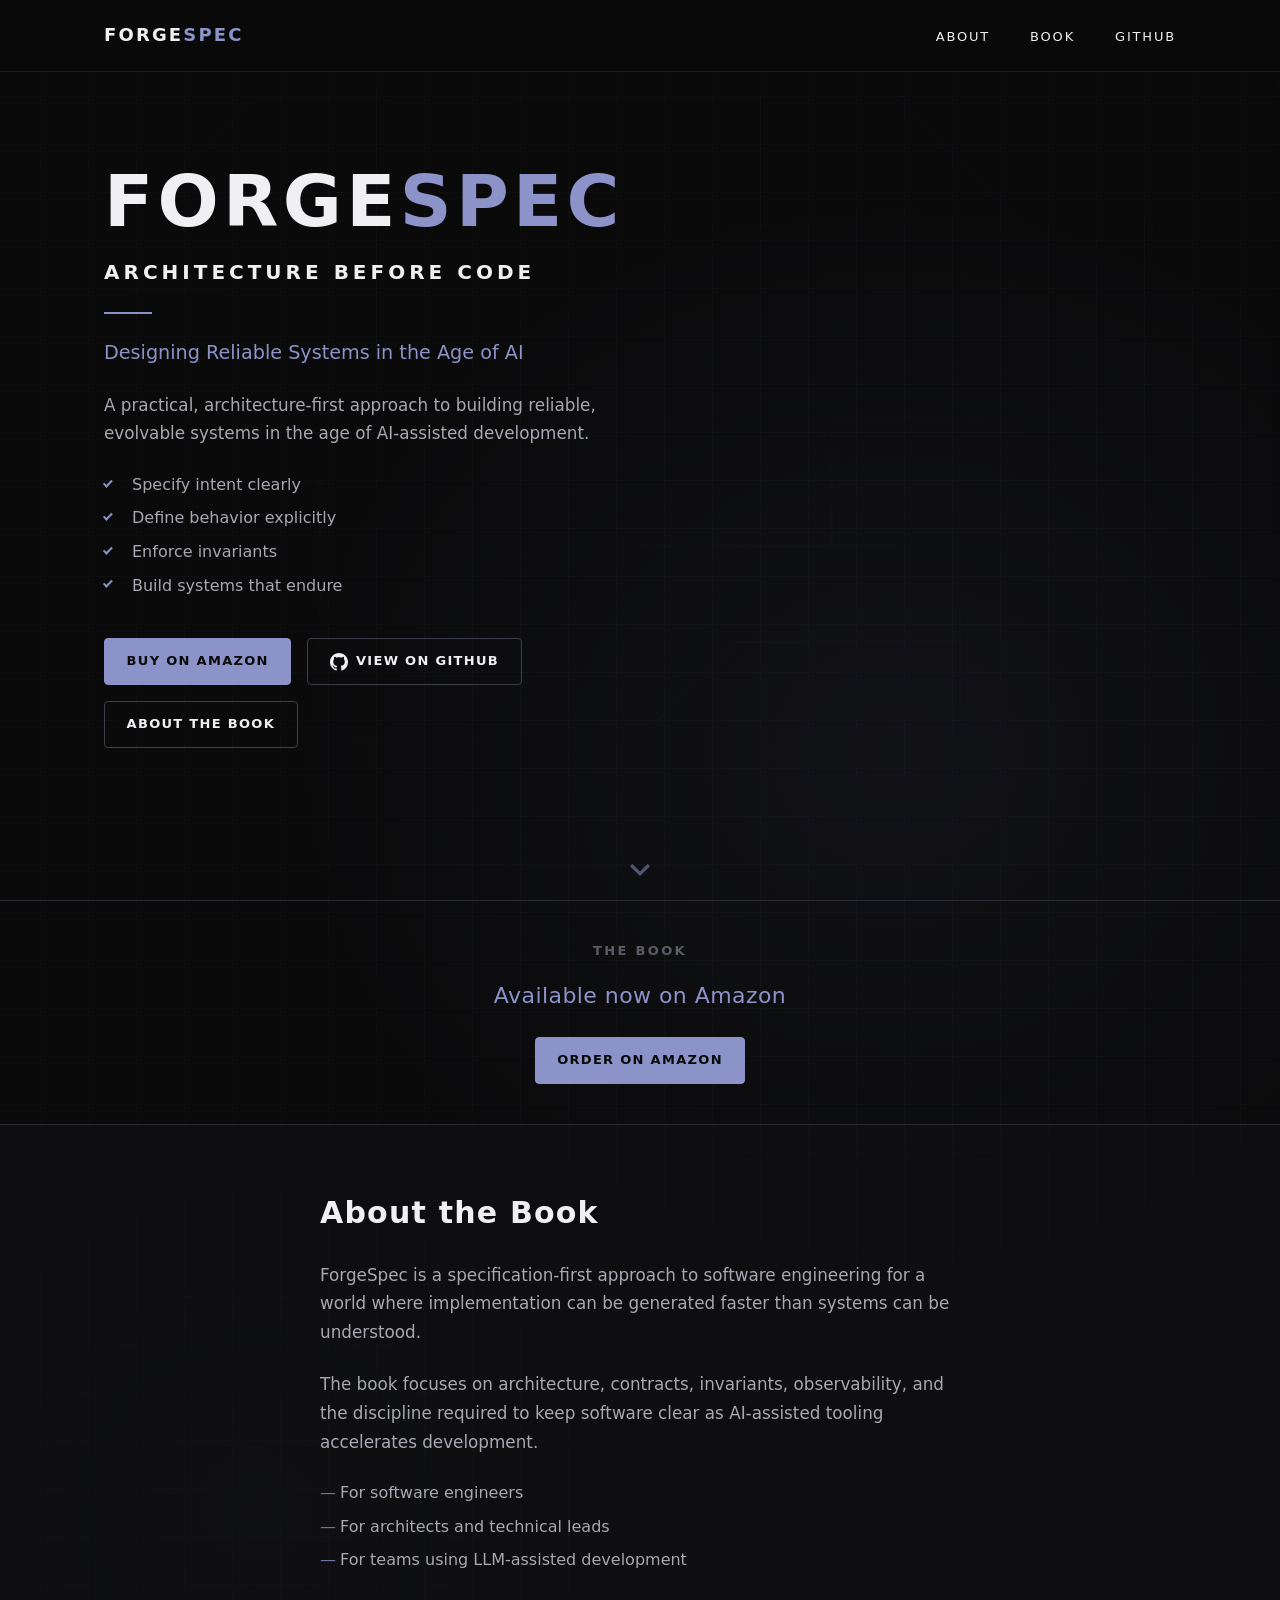
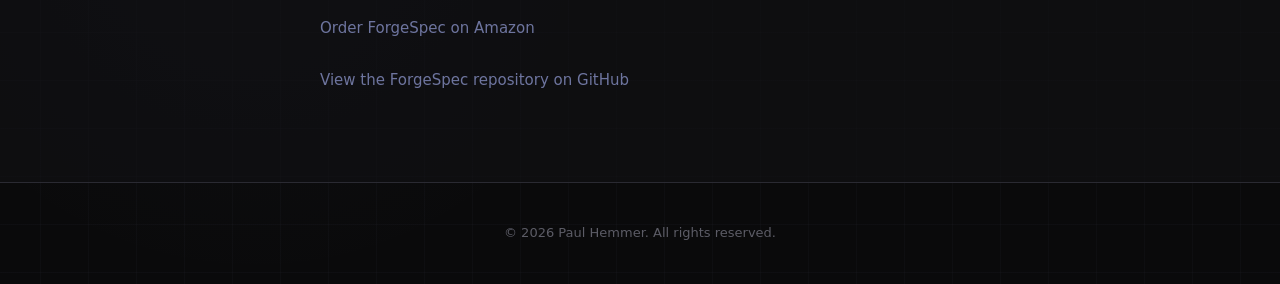
<file: website/index.html>
<!DOCTYPE html>
<html lang="en">
<head>
  <meta charset="UTF-8">
  <meta name="viewport" content="width=device-width, initial-scale=1.0">
  <meta name="description" content="ForgeSpec — Architecture before code. Designing reliable systems in the age of AI.">
  <title>ForgeSpec — Architecture Before Code</title>
  <link rel="stylesheet" href="styles.css">
  <script src="script.js" defer></script>
</head>
<body>
  <a class="skip-link" href="#main">Skip to content</a>

  <header class="site-header">
    <div class="header-inner">
      <a class="logo" href="#hero" aria-label="ForgeSpec home">
        <span class="logo-forge">FORGE</span><span class="logo-spec">SPEC</span>
      </a>
      <nav class="site-nav" aria-label="Primary">
        <ul>
          <li><a href="#about">About</a></li>
          <li><a href="#book">Book</a></li>
          <li><a href="https://github.com/paulhemmer/ForgeSpec" target="_blank" rel="noopener noreferrer">GitHub</a></li>
        </ul>
      </nav>
    </div>
  </header>

  <main id="main">
    <section id="hero" class="hero" aria-labelledby="hero-title">
      <div class="hero-inner">
        <div class="hero-content">
          <h1 id="hero-title" class="hero-title">
            <span class="title-forge">FORGE</span><span class="title-spec">SPEC</span>
          </h1>
          <p class="hero-subtitle">Architecture Before Code</p>
          <hr class="hero-divider" aria-hidden="true">
          <p class="hero-tagline">Designing Reliable Systems in the Age of AI</p>
          <p class="hero-description">
            A practical, architecture-first approach to building reliable, evolvable systems in the age of AI-assisted development.
          </p>
          <ul class="hero-list">
            <li>Specify intent clearly</li>
            <li>Define behavior explicitly</li>
            <li>Enforce invariants</li>
            <li>Build systems that endure</li>
          </ul>
          <div class="hero-actions">
            <a class="btn btn-primary" href="https://www.amazon.com/dp/B0H3CNDH1D" target="_blank" rel="noopener noreferrer">
              Buy on Amazon
            </a>
            <a class="btn btn-secondary" href="https://github.com/paulhemmer/ForgeSpec" target="_blank" rel="noopener noreferrer">
              <svg class="btn-icon" width="18" height="18" viewBox="0 0 24 24" aria-hidden="true" focusable="false">
                <path fill="currentColor" d="M12 0C5.37 0 0 5.37 0 12c0 5.31 3.435 9.795 8.205 11.385.6.105.825-.255.825-.57 0-.285-.015-1.23-.015-2.235-3.015.555-3.795-.735-4.035-1.41-.135-.345-.72-1.41-1.23-1.695-.42-.225-1.02-.78-.015-.795.945-.015 1.62.87 1.845 1.23 1.08 1.815 2.805 1.305 3.495.99.105-.78.42-1.305.765-1.605-2.67-.3-5.46-1.335-5.46-5.925 0-1.305.465-2.385 1.23-3.225-.12-.3-.54-1.53.12-3.18 0 0 1.005-.315 3.3 1.23.96-.27 1.98-.405 3-.405s2.04.135 3 .405c2.295-1.56 3.3-1.23 3.3-1.23.66 1.65.24 2.88.12 3.18.765.84 1.23 1.905 1.23 3.225 0 4.605-2.805 5.625-5.475 5.925.435.375.81 1.095.81 2.22 0 1.605-.015 2.895-.015 3.3 0 .315.225.69.825.57A12.02 12.02 0 0 0 24 12c0-6.63-5.37-12-12-12z"/>
              </svg>
              View on GitHub
            </a>
            <a class="btn btn-secondary" href="#about">About the Book</a>
          </div>
        </div>

        <div class="hero-visual">
          <figure class="book-figure">
            <picture class="book-picture">
              <source srcset="assets/book_cover_3d.png" media="(min-width: 900px)">
              <img
                class="book-cover"
                src="assets/book-cover.jpg"
                alt="ForgeSpec book cover: Architecture Before Code by Paul Hemmer"
                width="320"
                height="480"
                decoding="async">
            </picture>
          </figure>
        </div>
      </div>

      <a class="scroll-hint" href="#about" aria-label="Scroll to About the Book">
        <svg width="20" height="12" viewBox="0 0 20 12" aria-hidden="true" focusable="false">
          <path fill="currentColor" d="M10 12 0 2.3 2.3 0 10 7.4 17.7 0 20 2.3z"/>
        </svg>
      </a>
    </section>

    <section id="book" class="book-section" aria-labelledby="book-title" tabindex="-1">
      <div class="book-section-inner">
        <h2 id="book-title">The Book</h2>
        <p class="book-availability">Available now on Amazon</p>
        <p class="book-order">
          <a class="btn btn-primary" href="https://www.amazon.com/dp/B0H3CNDH1D" target="_blank" rel="noopener noreferrer">Order on Amazon</a>
        </p>
      </div>
    </section>

    <section id="about" class="about" aria-labelledby="about-title">
      <div class="about-inner">
        <h2 id="about-title">About the Book</h2>
        <p>
          ForgeSpec is a specification-first approach to software engineering for a world where implementation can be generated faster than systems can be understood.
        </p>
        <p>
          The book focuses on architecture, contracts, invariants, observability, and the discipline required to keep software clear as AI-assisted tooling accelerates development.
        </p>
        <ul class="about-audience">
          <li>For software engineers</li>
          <li>For architects and technical leads</li>
          <li>For teams using LLM-assisted development</li>
        </ul>
        <p class="about-order">
          <a href="https://www.amazon.com/dp/B0H3CNDH1D" target="_blank" rel="noopener noreferrer">Order ForgeSpec on Amazon</a>
        </p>
        <p class="about-github">
          <a href="https://github.com/paulhemmer/ForgeSpec" target="_blank" rel="noopener noreferrer">View the ForgeSpec repository on GitHub</a>
        </p>
      </div>
    </section>
  </main>

  <footer class="site-footer">
    <p>&copy; 2026 Paul Hemmer. All rights reserved.</p>
  </footer>
</body>
</html>
</file>
<file: website/styles.css>
/* ForgeSpec landing page — forgespec.io */

:root {
  --color-bg: #0a0a0b;
  --color-bg-elevated: #111114;
  --color-text: #f0f0f2;
  --color-text-muted: #a8a8b0;
  --color-text-dim: #5c5c66;
  --color-accent: #8b93c9;
  --color-accent-dim: #6e759f;
  --color-border: #2a2a32;
  --color-border-light: #3d3d48;

  --font-sans: system-ui, -apple-system, "Segoe UI", Roboto, "Helvetica Neue", Arial, sans-serif;

  --space-xs: 0.5rem;
  --space-sm: 1rem;
  --space-md: 1.5rem;
  --space-lg: 2.5rem;
  --space-xl: 4rem;

  --header-height: 4.5rem;
  --max-width: 72rem;
  --radius: 4px;
}

*,
*::before,
*::after {
  box-sizing: border-box;
}

html {
  scroll-behavior: smooth;
}

@media (prefers-reduced-motion: reduce) {
  html {
    scroll-behavior: auto;
  }

  *,
  *::before,
  *::after {
    animation-duration: 0.01ms !important;
    animation-iteration-count: 1 !important;
    transition-duration: 0.01ms !important;
  }
}

body {
  margin: 0;
  min-height: 100vh;
  font-family: var(--font-sans);
  font-size: 1rem;
  line-height: 1.6;
  color: var(--color-text-muted);
  background-color: var(--color-bg);
  background-image:
    linear-gradient(rgba(139, 147, 201, 0.03) 1px, transparent 1px),
    linear-gradient(90deg, rgba(139, 147, 201, 0.03) 1px, transparent 1px),
    radial-gradient(ellipse 80% 50% at 70% 40%, rgba(139, 147, 201, 0.06), transparent 60%),
    radial-gradient(ellipse 60% 40% at 20% 80%, rgba(139, 147, 201, 0.04), transparent 50%);
  background-size: 48px 48px, 48px 48px, 100% 100%, 100% 100%;
  background-position: center top;
  -webkit-font-smoothing: antialiased;
}

body::before {
  content: "";
  position: fixed;
  inset: 0;
  pointer-events: none;
  z-index: 0;
  opacity: 0.35;
  background-image: url("assets/bg-circuit.svg");
  background-size: cover;
  background-position: center;
}

.skip-link {
  position: absolute;
  top: -100%;
  left: var(--space-sm);
  z-index: 1000;
  padding: 0.5rem 1rem;
  background: var(--color-accent);
  color: var(--color-bg);
  text-decoration: none;
  border-radius: var(--radius);
}

.skip-link:focus {
  top: var(--space-sm);
}

/* Header */

.site-header {
  position: fixed;
  top: 0;
  left: 0;
  right: 0;
  z-index: 100;
  height: var(--header-height);
  background: rgba(10, 10, 11, 0.85);
  backdrop-filter: blur(8px);
  border-bottom: 1px solid rgba(42, 42, 50, 0.6);
}

.header-inner {
  display: flex;
  align-items: center;
  justify-content: space-between;
  max-width: var(--max-width);
  height: 100%;
  margin: 0 auto;
  padding: 0 var(--space-lg);
}

.logo {
  font-size: 1.125rem;
  font-weight: 700;
  letter-spacing: 0.12em;
  text-decoration: none;
  color: var(--color-text);
}

.logo-forge,
.title-forge {
  color: var(--color-text);
}

.logo-spec,
.title-spec {
  color: var(--color-accent);
}

.site-nav ul {
  display: flex;
  gap: var(--space-lg);
  margin: 0;
  padding: 0;
  list-style: none;
}

.site-nav a {
  font-size: 0.8125rem;
  font-weight: 500;
  letter-spacing: 0.14em;
  text-transform: uppercase;
  text-decoration: none;
  color: var(--color-text);
  transition: color 0.2s ease;
}

.site-nav a:hover,
.site-nav a:focus-visible {
  color: var(--color-accent);
}

/* Anchor scroll offset (fixed header) */

#hero,
#book,
#about {
  scroll-margin-top: var(--header-height);
}

/* Hero */

.hero {
  position: relative;
  z-index: 1;
  min-height: 100vh;
  display: flex;
  flex-direction: column;
  padding-top: var(--header-height);
}

.hero-inner {
  display: grid;
  grid-template-columns: 1fr 1fr;
  gap: var(--space-xl);
  align-items: center;
  flex: 1;
  max-width: var(--max-width);
  width: 100%;
  margin: 0 auto;
  padding: var(--space-lg) var(--space-lg) var(--space-xl);
}

.hero-content {
  max-width: 34rem;
}

.hero-title {
  margin: 0 0 var(--space-sm);
  font-size: clamp(2.75rem, 6vw, 4.5rem);
  font-weight: 700;
  line-height: 1.05;
  letter-spacing: 0.06em;
}

.hero-subtitle {
  margin: 0;
  font-size: clamp(1rem, 2.2vw, 1.25rem);
  font-weight: 600;
  letter-spacing: 0.2em;
  text-transform: uppercase;
  color: var(--color-text);
}

.hero-divider {
  width: 3rem;
  height: 2px;
  margin: var(--space-md) 0;
  border: none;
  background: var(--color-accent);
}

.hero-tagline {
  margin: 0 0 var(--space-md);
  font-size: clamp(1.05rem, 2vw, 1.2rem);
  font-weight: 500;
  color: var(--color-accent);
}

.hero-description {
  margin: 0 0 var(--space-md);
  font-size: 1.05rem;
  line-height: 1.65;
  color: var(--color-text-muted);
}

.hero-list {
  margin: 0 0 var(--space-lg);
  padding: 0;
  list-style: none;
}

.hero-list li {
  position: relative;
  padding-left: 1.75rem;
  margin-bottom: var(--space-xs);
  color: var(--color-text-muted);
}

.hero-list li::before {
  content: "";
  position: absolute;
  left: 0;
  top: 0.55em;
  width: 0.55rem;
  height: 0.3rem;
  border-left: 2px solid var(--color-accent);
  border-bottom: 2px solid var(--color-accent);
  transform: rotate(-45deg) translateY(-1px);
}

.hero-actions {
  display: flex;
  flex-wrap: wrap;
  gap: var(--space-sm);
}

.btn {
  display: inline-flex;
  align-items: center;
  justify-content: center;
  gap: 0.5rem;
  padding: 0.75rem 1.35rem;
  font-family: inherit;
  font-size: 0.8125rem;
  font-weight: 600;
  letter-spacing: 0.1em;
  text-transform: uppercase;
  text-decoration: none;
  border-radius: var(--radius);
  border: 1px solid transparent;
  cursor: pointer;
  transition: background-color 0.2s ease, border-color 0.2s ease, color 0.2s ease;
}

.btn-primary {
  background: var(--color-accent);
  color: var(--color-bg);
  border-color: var(--color-accent);
}

.btn-primary:hover,
.btn-primary:focus-visible {
  background: #9ba3d4;
  border-color: #9ba3d4;
  color: var(--color-bg);
}

.btn-secondary {
  background: transparent;
  color: var(--color-text);
  border-color: var(--color-border-light);
}

.btn-secondary:hover,
.btn-secondary:focus-visible {
  border-color: var(--color-accent);
  color: var(--color-accent);
}

.btn-icon {
  flex-shrink: 0;
}

/* Hero book image — pre-rendered 3D (desktop) / flat cover (narrow) via <picture> */

.hero-visual {
  display: flex;
  justify-content: center;
  align-items: center;
  max-width: 100%;
  min-width: 0;
}

.book-figure {
  margin: 0;
  padding: var(--space-md);
  max-width: 100%;
}

.book-picture {
  display: block;
  max-width: 100%;
  line-height: 0;
}

.book-cover {
  display: block;
  width: auto;
  height: auto;
  max-width: 100%;
  transform: none;
  filter: drop-shadow(0 24px 70px rgba(0, 0, 0, 0.55));
}

@media (min-width: 900px) {
  .book-cover {
    width: min(26rem, 48vw);
  }
}

@media (max-width: 899px) {
  .book-cover {
    width: min(16rem, 42vw);
    filter: drop-shadow(0 20px 56px rgba(0, 0, 0, 0.5));
  }
}

/* Scroll hint */

.scroll-hint {
  display: flex;
  justify-content: center;
  padding-bottom: var(--space-md);
  color: var(--color-accent-dim);
  text-decoration: none;
  opacity: 0.7;
  transition: opacity 0.2s ease, color 0.2s ease;
}

.scroll-hint:hover,
.scroll-hint:focus-visible {
  opacity: 1;
  color: var(--color-accent);
}

/* Book availability */

.book-section {
  position: relative;
  z-index: 1;
  padding: var(--space-lg) var(--space-lg);
  border-top: 1px solid var(--color-border);
  text-align: center;
}

.book-section-inner {
  max-width: var(--max-width);
  margin: 0 auto;
}

.book-section h2 {
  margin: 0 0 var(--space-sm);
  font-size: 0.8125rem;
  font-weight: 600;
  letter-spacing: 0.18em;
  text-transform: uppercase;
  color: var(--color-text-dim);
}

.book-availability {
  margin: 0;
  font-size: clamp(1.125rem, 2.5vw, 1.375rem);
  font-weight: 500;
  color: var(--color-accent);
  letter-spacing: 0.02em;
}

.book-order {
  margin: var(--space-md) 0 0;
}

/* About */

.about {
  position: relative;
  z-index: 1;
  padding: var(--space-xl) var(--space-lg);
  border-top: 1px solid var(--color-border);
  background: rgba(17, 17, 20, 0.6);
}

.about-inner {
  max-width: 40rem;
  margin: 0 auto;
}

.about h2 {
  margin: 0 0 var(--space-md);
  font-size: clamp(1.5rem, 3vw, 1.875rem);
  font-weight: 600;
  letter-spacing: 0.04em;
  color: var(--color-text);
}

.about p {
  margin: 0 0 var(--space-md);
  font-size: 1.05rem;
  line-height: 1.7;
}

.about-audience {
  margin: var(--space-md) 0 var(--space-lg);
  padding: 0;
  list-style: none;
}

.about-audience li {
  position: relative;
  padding-left: 1.25rem;
  margin-bottom: var(--space-xs);
}

.about-audience li::before {
  content: "—";
  position: absolute;
  left: 0;
  color: var(--color-accent-dim);
}

.about-order a,
.about-github a {
  font-size: 0.9375rem;
  color: var(--color-accent-dim);
  text-decoration: none;
  border-bottom: 1px solid transparent;
  transition: color 0.2s ease, border-color 0.2s ease;
}

.about-order a:hover,
.about-order a:focus-visible,
.about-github a:hover,
.about-github a:focus-visible {
  color: var(--color-accent);
  border-bottom-color: var(--color-accent);
}

/* Footer */

.site-footer {
  position: relative;
  z-index: 1;
  padding: var(--space-lg);
  text-align: center;
  border-top: 1px solid var(--color-border);
}

.site-footer p {
  margin: 0;
  font-size: 0.8125rem;
  color: var(--color-text-dim);
}

/* Focus */

a:focus-visible,
.btn:focus-visible {
  outline: 2px solid var(--color-accent);
  outline-offset: 3px;
}

/* Tablet */

@media (max-width: 900px) {
  .hero-inner {
    grid-template-columns: 1fr;
    gap: var(--space-lg);
    text-align: center;
    padding-top: var(--space-md);
  }

  .hero-content {
    max-width: none;
    margin: 0 auto;
  }

  .hero-divider {
    margin-left: auto;
    margin-right: auto;
  }

  .hero-actions {
    justify-content: center;
  }

  .hero-list li {
    text-align: left;
    max-width: 20rem;
    margin-left: auto;
    margin-right: auto;
  }

}


/* Mobile */

@media (max-width: 600px) {
  :root {
    --header-height: 3.75rem;
  }

  .header-inner {
    padding: 0 var(--space-sm);
  }

  .site-nav ul {
    gap: var(--space-sm);
  }

  .site-nav a {
    font-size: 0.7rem;
    letter-spacing: 0.1em;
  }

  .logo {
    font-size: 0.95rem;
  }

  .hero-inner {
    padding: var(--space-sm) var(--space-sm) var(--space-lg);
  }

  .hero-title {
    letter-spacing: 0.04em;
  }

  .hero-subtitle {
    letter-spacing: 0.14em;
  }

  .hero-actions {
    flex-direction: column;
    align-items: stretch;
  }

  .btn {
    width: 100%;
  }

  .book-cover {
    width: min(14rem, 70vw);
    filter: drop-shadow(0 16px 48px rgba(0, 0, 0, 0.5));
  }

  .about {
    padding: var(--space-lg) var(--space-sm);
  }
}
</file>
